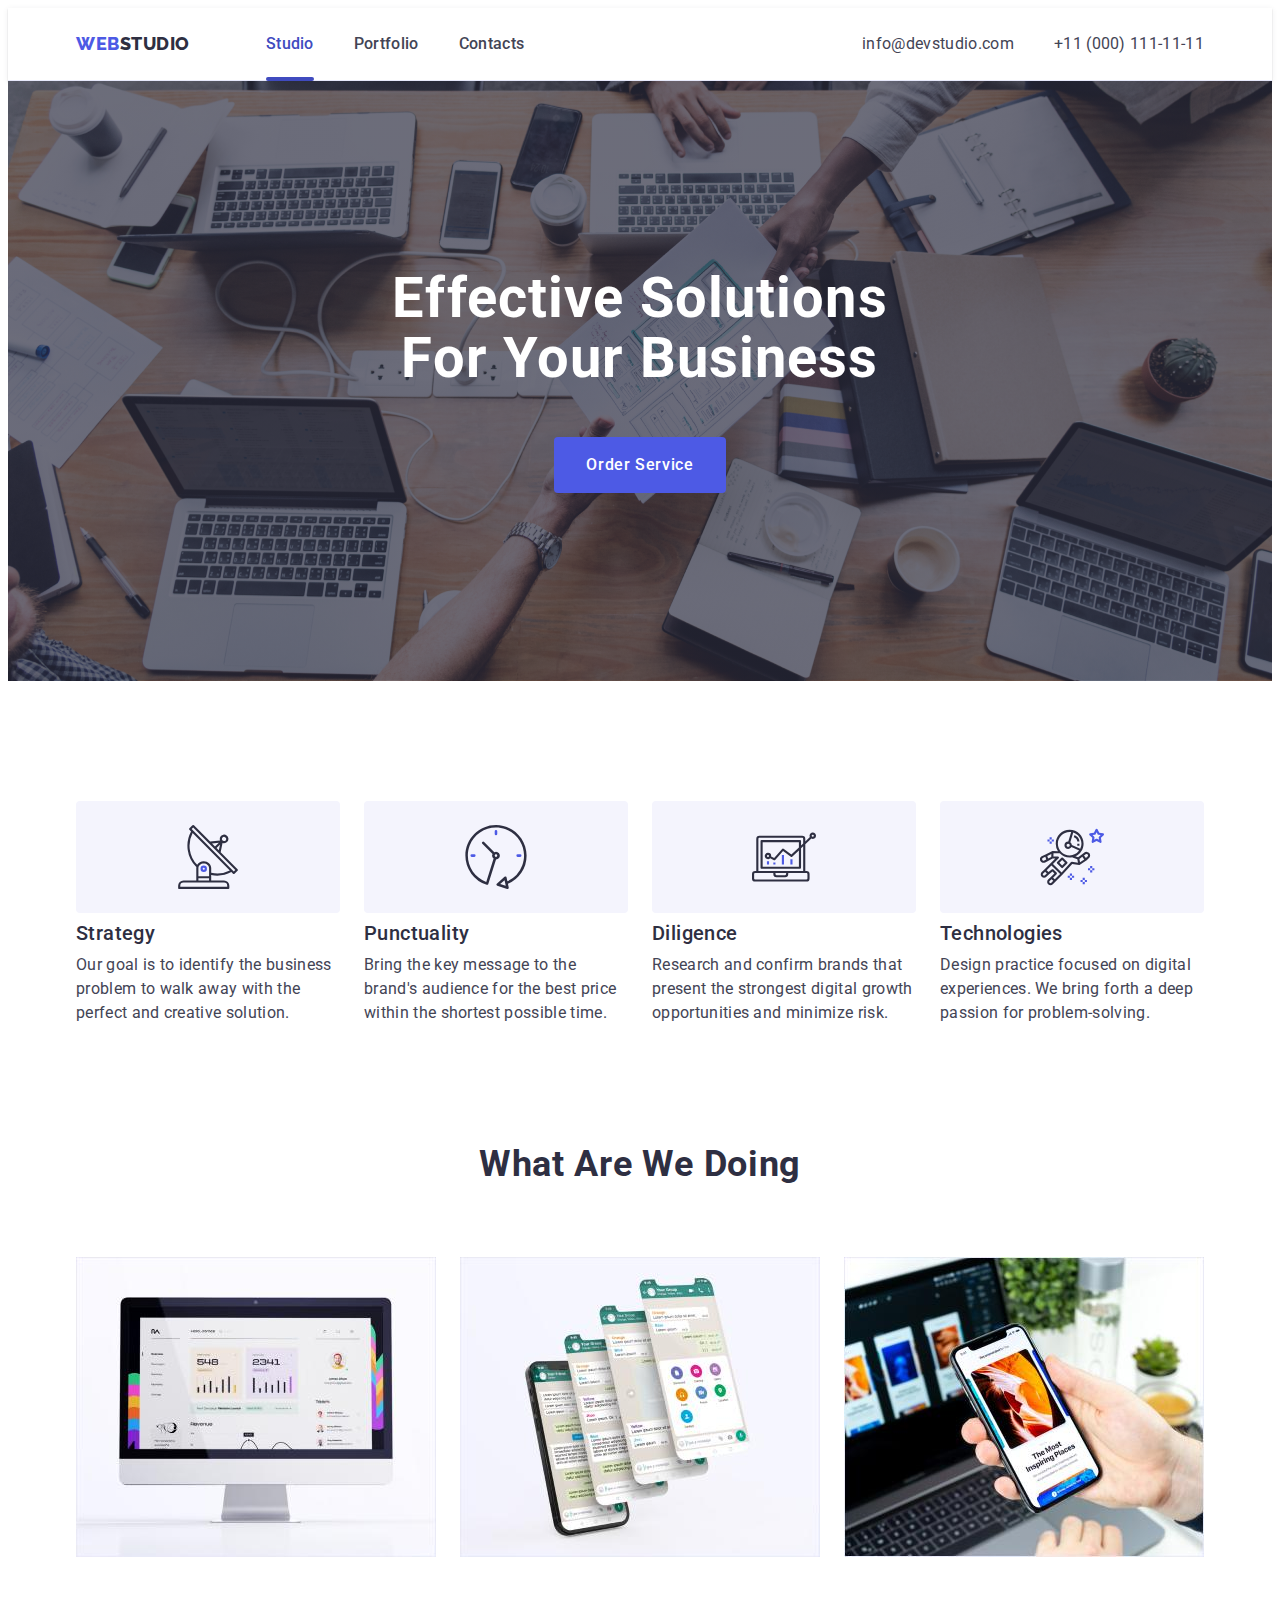
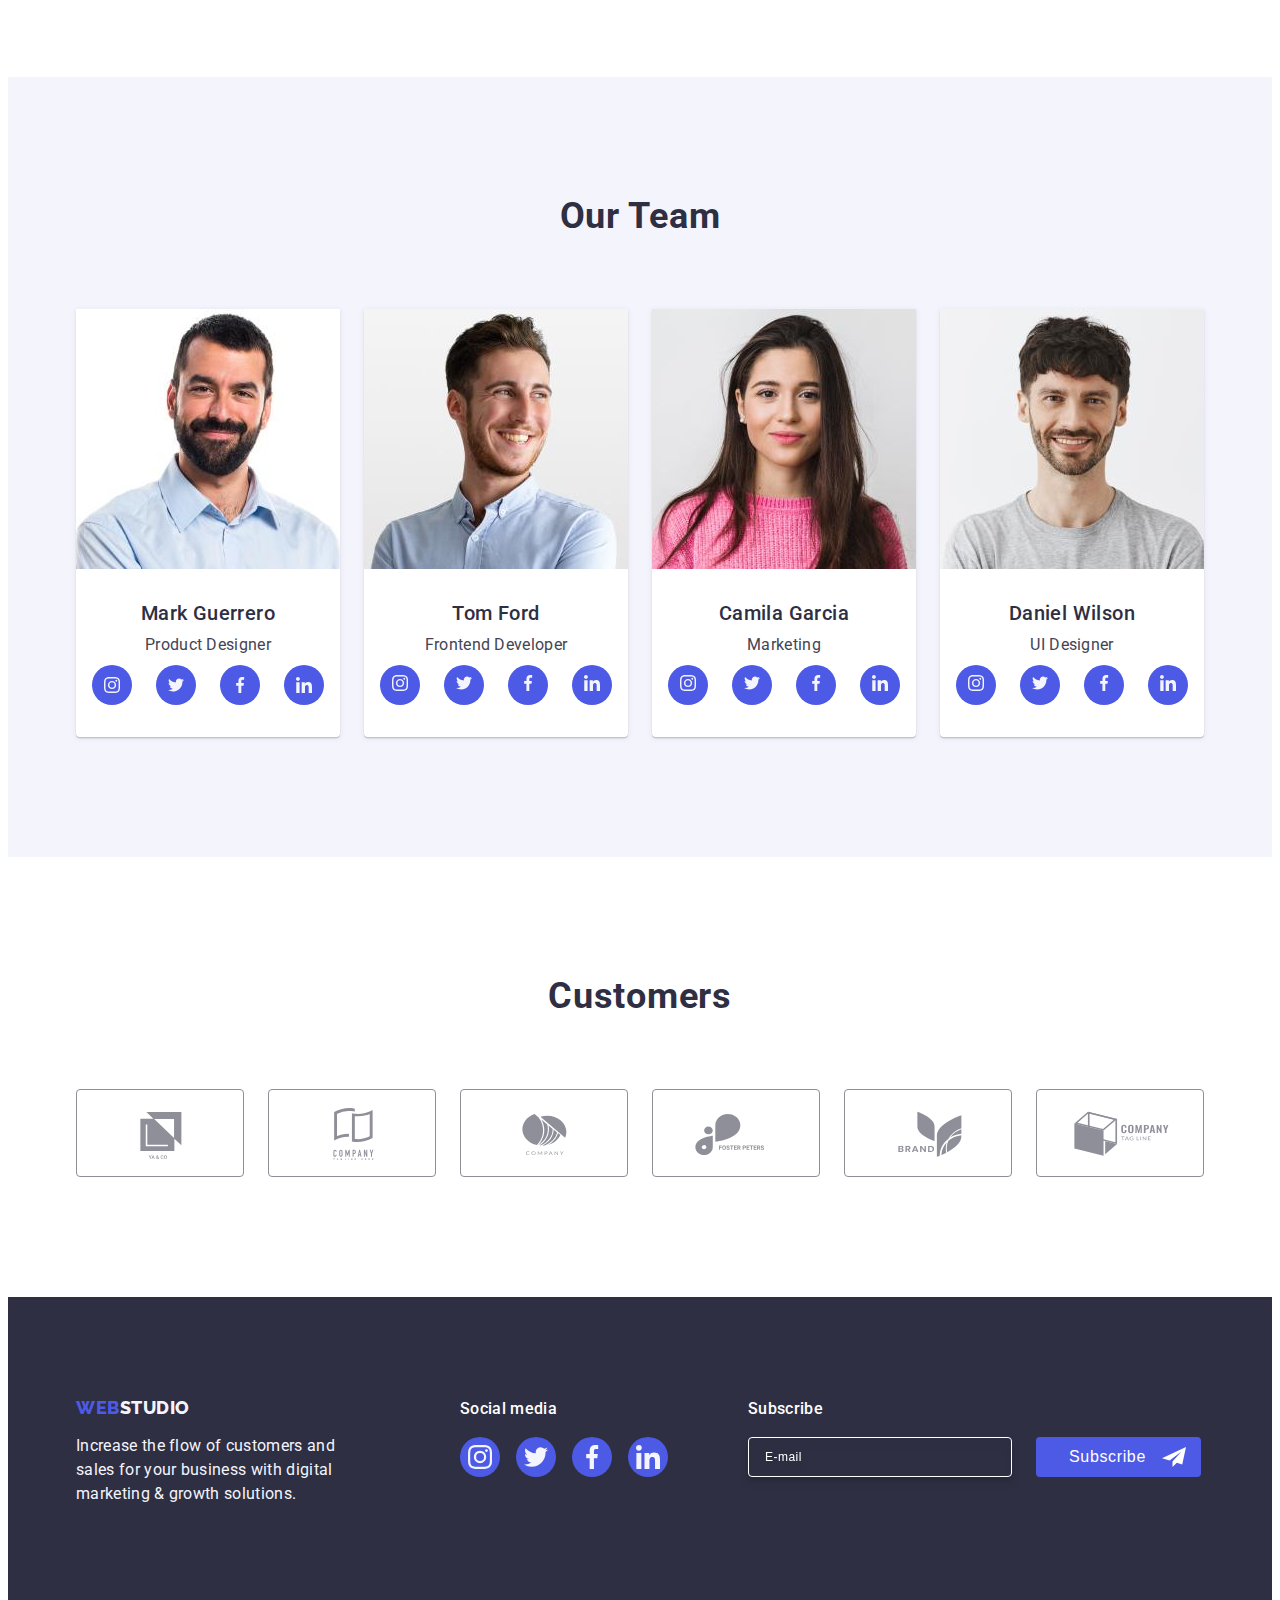
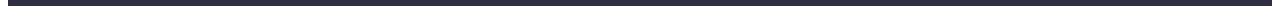
<file: index.html>
<!DOCTYPE html>
<html lang="en">
  <head>
    <meta charset="UTF-8" />
    <meta name="viewport" content="width=device-width, initial-scale=1.0" />
    <title>Studio</title>
    <link rel="preconnect" href="https://fonts.googleapis.com" />
    <link rel="preconnect" href="https://fonts.gstatic.com" crossorigin />
    <link
      href="https://fonts.googleapis.com/css2?family=Raleway:wght@800&family=Roboto:wght@400;500;700;900&display=swap"
      rel="stylesheet"
    />
    <link
      rel="stylesheet"
      href="https://cdnjs.cloudflare.com/ajax/libs/modern-normalize/2.0.0/modern-normalize.min.css"
      integrity="sha512-4xo8blKMVCiXpTaLzQSLSw3KFOVPWhm/TRtuPVc4WG6kUgjH6J03IBuG7JZPkcWMxJ5huwaBpOpnwYElP/m6wg=="
      crossorigin="anonymous"
      referrerpolicy="no-referrer"
    />
    <link rel="stylesheet" href="./css/styles.css" />
  </head>
  <body>
    <header class="header">
      <div class="header-container container">
        <nav class="header-nav">
          <a href="./index.html" class="header-logo link"
            >Web<span class="header-logo-color">Studio</span></a
          >
          <ul class="header-list list">
            <li class="header-item">
              <a href="./index.html" class="header-item-nav current link"
                >Studio</a
              >
            </li>
            <li class="header-item">
              <a href="./portfolio.html" class="header-item-nav link"
                >Portfolio</a
              >
            </li>
            <li class="header-item">
              <a href="" class="header-item-nav link">Contacts</a>
            </li>
          </ul>
        </nav>
        <address class="header-adress">
          <ul class="header-items list">
            <li class="header-list-adress">
              <a
                href="mailto:info@devstudio.com"
                class="header-item-address link"
                >info@devstudio.com</a
              >
            </li>
            <li class="header-list-adress">
              <a href="tel:+110001111111" class="header-item-address link"
                >+11 (000) 111-11-11</a
              >
            </li>
          </ul>
        </address>
      </div>
    </header>
    <main>
      <section class="service-order">
        <div class="container">
          <h1 class="solutions">Effective Solutions for Your Business</h1>
          <button class="service-btn" type="button" data-modal-open>
            Order Service
          </button>
        </div>
      </section>
      <section class="feature">
        <div class="container">
          <h2 class="visually-hidden">Feature</h2>
          <ul class="feature-links list">
            <li class="feature-list">
              <div class="feature-container-top">
                <svg class="feature-container-icon" width="64" height="64">
                  <use href="./images/icons.svg#icon-antenna-1"></use>
                </svg>
              </div>
              <h3 class="feature-item">Strategy</h3>
              <p class="feature-text">
                Our goal is to identify the business problem to walk away with
                the perfect and creative solution.
              </p>
            </li>
            <li class="feature-list">
              <div class="feature-container-top">
                <svg class="feature-container-icon" width="64" height="64">
                  <use href="./images/icons.svg#icon-clock-1"></use>
                </svg>
              </div>
              <h3 class="feature-item">Punctuality</h3>
              <p class="feature-text">
                Bring the key message to the brand's audience for the best price
                within the shortest possible time.
              </p>
            </li>
            <li class="feature-list">
              <div class="feature-container-top">
                <svg class="feature-container-icon" width="64" height="64">
                  <use href="./images/icons.svg#icon-diagram-1"></use>
                </svg>
              </div>
              <h3 class="feature-item">Diligence</h3>
              <p class="feature-text">
                Research and confirm brands that present the strongest digital
                growth opportunities and minimize risk.
              </p>
            </li>
            <li class="feature-list">
              <div class="feature-container-top">
                <svg class="feature-container-icon" width="64" height="64">
                  <use href="./images/icons.svg#icon-astronaut-1"></use>
                </svg>
              </div>
              <h3 class="feature-item">Technologies</h3>
              <p class="feature-text">
                Design practice focused on digital experiences. We bring forth a
                deep passion for problem-solving.
              </p>
            </li>
          </ul>
        </div>
      </section>
      <section class="choice">
        <div class="container">
          <h2 class="choice-item">What are we doing</h2>
          <ul class="choice-link list">
            <li class="choice-list list">
              <img
                src="./images/monitor.jpg"
                alt="monitor"
                width="360"
                height="300"
              />
            </li>
            <li class="choice-list list">
              <img
                src="./images/phone.jpg"
                alt="phone"
                width="360"
                height="300"
              />
            </li>
            <li class="choice-list list">
              <img
                src="./images/phone2.jpg"
                alt="phone pc"
                width="360"
                height="300"
              />
            </li>
          </ul>
        </div>
      </section>
      <section class="team">
        <div class="container">
          <h2 class="team-main">Our Team</h2>
          <ul class="team-link list">
            <li class="team-list">
              <img
                src="./images/img1.jpg"
                alt="men1"
                width="264"
                height="260"
              />
              <div class="container-team">
                <h3 class="team-front">Mark Guerrero</h3>
                <p class="team-text">Product Designer</p>
                <ul class="team-social list">
                  <li class="team-social-item">
                    <a href="" class="icon-social">
                      <svg class="container-team-icon" width="16" height="16">
                        <use href="./images/icons.svg#icon-instagram-2"></use>
                      </svg>
                    </a>
                  </li>
                  <li class="team-social-item">
                    <a href="" class="icon-social">
                      <svg class="container-team-icon" width="16" height="16">
                        <use href="./images/icons.svg#icon-twitter-1"></use>
                      </svg>
                    </a>
                  </li>
                  <li class="team-social-item">
                    <a href="" class="icon-social">
                      <svg class="container-team-icon" width="16" height="16">
                        <use href="./images/icons.svg#icon-facebook-1"></use>
                      </svg>
                    </a>
                  </li>
                  <li class="team-social-item">
                    <a href="" class="icon-social">
                      <svg class="container-team-icon" width="16" height="16">
                        <use href="./images/icons.svg#icon-linkedin-1"></use>
                      </svg>
                    </a>
                  </li>
                </ul>
              </div>
            </li>
            <li class="team-list">
              <img
                src="./images/img2.jpg"
                alt="men2"
                width="264"
                height="260"
              />
              <div class="container-team">
                <h3 class="team-front">Tom Ford</h3>
                <p class="team-text">Frontend Developer</p>
                <ul class="team-social list">
                  <li class="team-social-item">
                    <a href="" class="icon-social">
                      <div class="container-team-top">
                        <svg class="container-team-icon" width="16" height="16">
                          <use href="./images/icons.svg#icon-instagram-2"></use>
                        </svg>
                      </div>
                    </a>
                  </li>
                  <li class="team-social-item">
                    <a href="" class="icon-social">
                      <div class="container-team-top">
                        <svg class="container-team-icon" width="16" height="16">
                          <use href="./images/icons.svg#icon-twitter-1"></use>
                        </svg>
                      </div>
                    </a>
                  </li>
                  <li class="team-social-item">
                    <a href="" class="icon-social">
                      <div class="container-team-top">
                        <svg class="container-team-icon" width="16" height="16">
                          <use href="./images/icons.svg#icon-facebook-1"></use>
                        </svg>
                      </div>
                    </a>
                  </li>
                  <li class="team-social-item">
                    <a href="" class="icon-social">
                      <div class="container-team-top">
                        <svg class="container-team-icon" width="16" height="16">
                          <use href="./images/icons.svg#icon-linkedin-1"></use>
                        </svg>
                      </div>
                    </a>
                  </li>
                </ul>
              </div>
            </li>
            <li class="team-list">
              <img
                src="./images/img3.jpg"
                alt="women"
                width="264"
                height="260"
              />
              <div class="container-team">
                <h3 class="team-front">Camila Garcia</h3>
                <p class="team-text">Marketing</p>
                <ul class="team-social list">
                  <li class="team-social-item">
                    <a href="" class="icon-social">
                      <div class="container-team-top">
                        <svg class="container-team-icon" width="16" height="16">
                          <use href="./images/icons.svg#icon-instagram-2"></use>
                        </svg>
                      </div>
                    </a>
                  </li>
                  <li class="team-social-item">
                    <a href="" class="icon-social">
                      <div class="container-team-top">
                        <svg class="container-team-icon" width="16" height="16">
                          <use href="./images/icons.svg#icon-twitter-1"></use>
                        </svg>
                      </div>
                    </a>
                  </li>
                  <li class="team-social-item">
                    <a href="" class="icon-social">
                      <div class="container-team-top">
                        <svg class="container-team-icon" width="16" height="16">
                          <use href="./images/icons.svg#icon-facebook-1"></use>
                        </svg>
                      </div>
                    </a>
                  </li>
                  <li class="team-social-item">
                    <a href="" class="icon-social">
                      <div class="container-team-top">
                        <svg class="container-team-icon" width="16" height="16">
                          <use href="./images/icons.svg#icon-linkedin-1"></use>
                        </svg>
                      </div>
                    </a>
                  </li>
                </ul>
              </div>
            </li>
            <li class="team-list">
              <img
                src="./images/img4.jpg"
                alt="men3"
                width="264"
                height="260"
              />
              <div class="container-team">
                <h3 class="team-front">Daniel Wilson</h3>
                <p class="team-text">UI Designer</p>
                <ul class="team-social list">
                  <li class="team-social-item">
                    <a href="" class="icon-social">
                      <div class="container-team-top">
                        <svg class="container-team-icon" width="16" height="16">
                          <use href="./images/icons.svg#icon-instagram-2"></use>
                        </svg>
                      </div>
                    </a>
                  </li>
                  <li class="team-social-item">
                    <a href="" class="icon-social">
                      <div class="container-team-top">
                        <svg class="container-team-icon" width="16" height="16">
                          <use href="./images/icons.svg#icon-twitter-1"></use>
                        </svg>
                      </div>
                    </a>
                  </li>
                  <li class="team-social-item">
                    <a href="" class="icon-social">
                      <div class="container-team-top">
                        <svg class="container-team-icon" width="16" height="16">
                          <use href="./images/icons.svg#icon-facebook-1"></use>
                        </svg>
                      </div>
                    </a>
                  </li>
                  <li class="team-social-item">
                    <a href="" class="icon-social">
                      <div class="container-team-top">
                        <svg class="container-team-icon" width="16" height="16">
                          <use href="./images/icons.svg#icon-linkedin-1"></use>
                        </svg>
                      </div>
                    </a>
                  </li>
                </ul>
              </div>
            </li>
          </ul>
        </div>
      </section>
      <section class="clients">
        <div class="container">
          <h2 class="clients-main">Customers</h2>
          <ul class="clients-main-list list">
            <li class="clients-main-item">
              <a href="" class="clients-main-top">
                <svg class="clients-main-icon" width="104" height="56">
                  <use href="./images/icons.svg#icon-Logo1"></use>
                </svg>
              </a>
            </li>
            <li class="clients-main-item">
              <a href="" class="clients-main-top">
                <svg class="clients-main-icon" width="104" height="56">
                  <use href="./images/icons.svg#icon-Logo2"></use>
                </svg>
              </a>
            </li>
            <li class="clients-main-item">
              <a href="" class="clients-main-top">
                <svg class="clients-main-icon" width="104" height="56">
                  <use href="./images/icons.svg#icon-Logo3"></use>
                </svg>
              </a>
            </li>
            <li class="clients-main-item">
              <a href="" class="clients-main-top">
                <svg class="clients-main-icon" width="104" height="56">
                  <use href="./images/icons.svg#icon-Logo4"></use>
                </svg>
              </a>
            </li>
            <li class="clients-main-item">
              <a href="" class="clients-main-top">
                <svg class="clients-main-icon" width="104" height="56">
                  <use href="./images/icons.svg#icon-Logo5"></use>
                </svg>
              </a>
            </li>
            <li class="clients-main-item">
              <a href="" class="clients-main-top">
                <svg class="clients-main-icon" width="104" height="56">
                  <use href="./images/icons.svg#icon-Logo6"></use>
                </svg>
              </a>
            </li>
          </ul>
        </div>
      </section>
    </main>
    <footer class="page-footer">
      <div class="container footer-container">
        <div class="container-webstudio">
          <a href="./index.html" class="footer-logo link"
            >Web<span class="footer-logo-color">Studio</span>
          </a>
          <p class="footer-text">
            Increase the flow of customers and sales for your business with
            digital marketing & growth solutions.
          </p>
        </div>
        <div class="container-social-icon">
          <p class="social">Social media</p>
          <ul class="social-list list">
            <li class="social-item">
              <a href="" class="footer-icons">
                <svg class="social-icon" width="24" height="24">
                  <use href="./images/icons.svg#icon-instagram-footer"></use>
                </svg>
              </a>
            </li>
            <li class="social-item">
              <a href="" class="footer-icons">
                <svg class="social-icon" width="24" height="24">
                  <use href="./images/icons.svg#icon-twitter--footer"></use>
                </svg>
              </a>
            </li>
            <li class="social-item">
              <a href="" class="footer-icons">
                <svg class="social-icon" width="24" height="24">
                  <use href="./images/icons.svg#icon-facebook-footer"></use>
                </svg>
              </a>
            </li>
            <li class="social-item">
              <a href="" class="footer-icons">
                <svg class="social-icon" width="24" height="24">
                  <use href="./images/icons.svg#icon-linkedin-footer"></use>
                </svg>
              </a>
            </li>
          </ul>
        </div>
        <div class="container-subscribe">
          <p class="subscribe">Subscribe</p>
          <form class="footer-form">
            <label aria-label="footer email input" class="subscribe-label">
              <input
                type="email"
                name="footer-mail"
                class="footer-input"
                placeholder="E-mail"
              />
            </label>
            <button class="subscribe-btn" type="submit">
              Subscribe
              <svg class="subscribe-icon" width="24" height="24">
                <use href="./images/icons.svg#icon-footer-telegram"></use>
              </svg>
            </button>
          </form>
        </div>
      </div>
    </footer>
    <div class="backdrop is-hidden" data-modal>
      <div class="modal">
        <button class="modal-close-btn" type="button" data-modal-close>
          <svg class="modal-open" width="8" height="8">
            <use href="./images/icons.svg#icon-close-black-18dp"></use>
          </svg>
        </button>
        <p class="modal-title title">
          Leave your contacts and we will call you back
        </p>
        <form class="modal-form">
          <div class="modal-field">
            <label for="user-name" class="modal-label">Name</label>
            <div class="modal-input-wrap">
              <input
                type="text"
                class="modal-input"
                name="user-name"
                id="user-name"
              />
              <svg class="modal-icon" width="18" height="24">
                <use href="./images/icons.svg#icon-person"></use>
              </svg>
            </div>
          </div>
          <div class="modal-field">
            <label for="user-phone" class="modal-label">Phone</label>
            <div class="modal-input-wrap">
              <input
                type="text"
                class="modal-input"
                name="user-phone"
                id="user-phone"
              />
              <svg class="modal-icon" width="18" height="24">
                <use href="./images/icons.svg#icon-phone"></use>
              </svg>
            </div>
          </div>
          <div class="modal-field">
            <label for="user-email" class="modal-label">Email</label>
            <div class="modal-input-wrap">
              <input
                type="text"
                class="modal-input"
                name="user-email"
                id="user-email"
              />
              <svg class="modal-icon" width="18" height="24">
                <use href="./images/icons.svg#icon-email"></use>
              </svg>
            </div>
          </div>
          <div class="modal-com">
            <label for="user-comment" class="modal-label">Comment</label
            ><textarea
              name="user-comment"
              id="user-comment"
              class="modal-comment"
              placeholder="Text input"
            ></textarea>
          </div>
          <div class="modal-checkbox">
            <input
              type="checkbox"
              id="user-privacy"
              name="user-privacy"
              value="true"
              class="modal-check visually-hidden"
            />
            <label for="user-privacy" class="modal-check-text">
              <span class="check-span">
                <svg class="check-icon" width="10" height="8">
                  <use href="./images/icons.svg#icon-Checkbox-2"></use>
                </svg>
              </span>
              I accept the terms and conditions of the
              <a href="" class="modal-check-link">Privacy Policy</a></label
            >
          </div>
          <button type="submit" class="modal-btn">Send</button>
        </form>
      </div>
    </div>
    <script src="./js/modal.js"></script>
  </body>
</html>
</file>
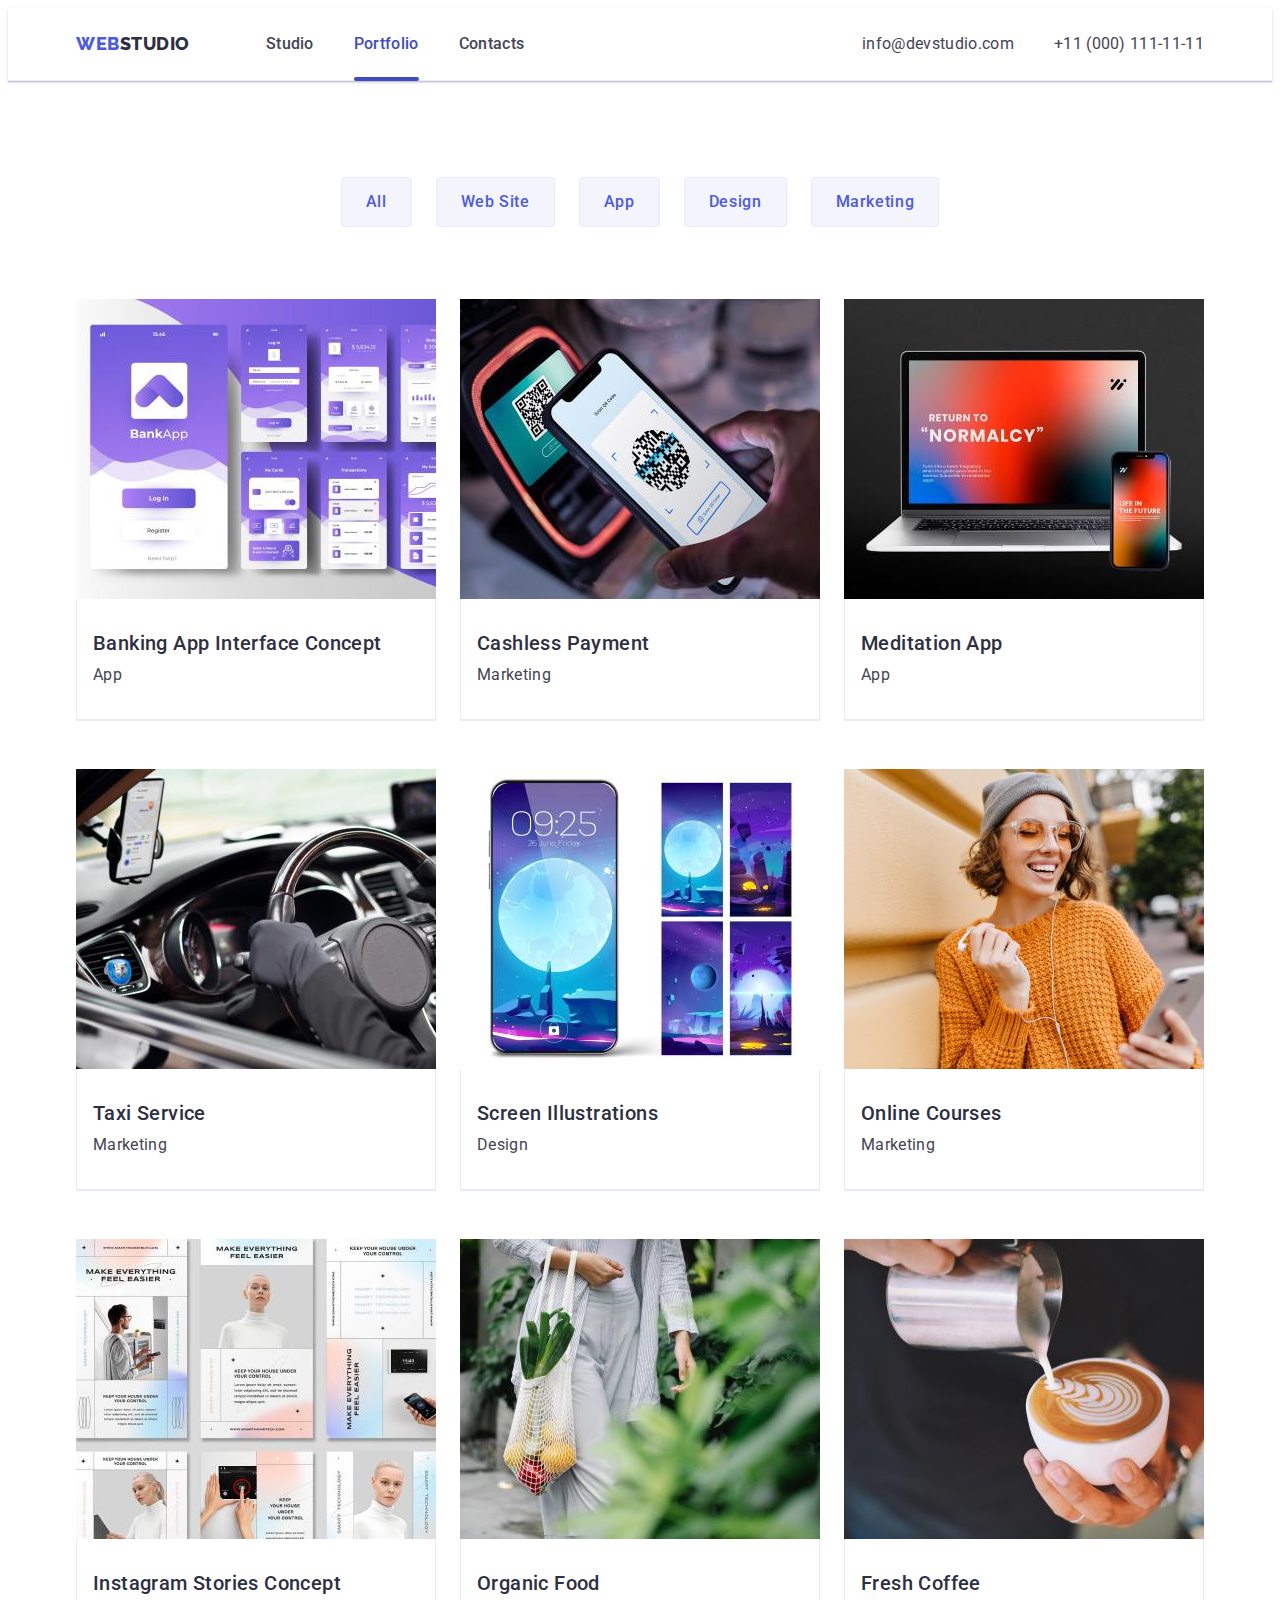
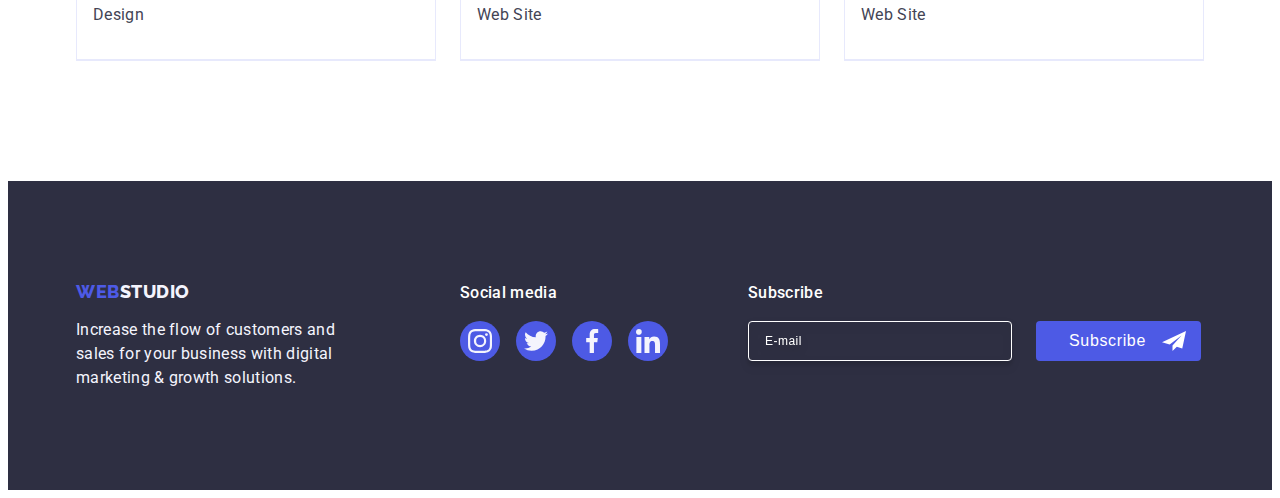
<file: portfolio.html>
<!DOCTYPE html>
<html lang="en">
  <head>
    <meta charset="UTF-8" />
    <meta name="viewport" content="width=device-width, initial-scale=1.0" />
    <title>Portfolio</title>
    <link rel="preconnect" href="https://fonts.googleapis.com" />
    <link rel="preconnect" href="https://fonts.gstatic.com" crossorigin />
    <link
      href="https://fonts.googleapis.com/css2?family=Raleway:wght@800&family=Roboto:wght@400;500;700;900&display=swap"
      rel="stylesheet"
    />
    <link
      rel="stylesheet"
      href="https://cdnjs.cloudflare.com/ajax/libs/modern-normalize/2.0.0/modern-normalize.min.css"
      integrity="sha512-4xo8blKMVCiXpTaLzQSLSw3KFOVPWhm/TRtuPVc4WG6kUgjH6J03IBuG7JZPkcWMxJ5huwaBpOpnwYElP/m6wg=="
      crossorigin="anonymous"
      referrerpolicy="no-referrer"
    />
    <link rel="stylesheet" href="./css/styles.css" />
  </head>
  <body>
    <header class="header">
      <div class="header-container container">
        <nav class="header-nav">
          <a href="./portfolio.html" class="header-logo link"
            >Web<span class="header-logo-color">Studio</span></a
          >
          <ul class="header-list list">
            <li class="header-item">
              <a href="./index.html" class="header-item-nav link">Studio</a>
            </li>
            <li class="header-item">
              <a href="./portfolio.html" class="header-item-nav current link"
                >Portfolio</a
              >
            </li>
            <li class="header-item">
              <a href="" class="header-item-nav link">Contacts</a>
            </li>
          </ul>
        </nav>
        <address class="header-adress">
          <ul class="header-items list">
            <li class="header-list-adress">
              <a
                href="mailto:info@devstudio.com"
                class="header-item-address link"
                >info@devstudio.com</a
              >
            </li>
            <li class="header-list-adress">
              <a href="tel:+110001111111" class="header-item-address link"
                >+11 (000) 111-11-11</a
              >
            </li>
          </ul>
        </address>
      </div>
    </header>
    <main>
      <section class="service">
        <div class="container">
          <h1 class="visually-hidden">service</h1>
          <ul class="service-links-list list">
            <li><button class="service-button" type="button">All</button></li>
            <li>
              <button class="service-button" type="button">Web Site</button>
            </li>
            <li><button class="service-button" type="button">App</button></li>
            <li>
              <button class="service-button" type="button">Design</button>
            </li>
            <li>
              <button class="service-button" type="button">Marketing</button>
            </li>
          </ul>
          <ul class="service-card-list list">
            <li class="service-item">
              <a class="service-link-text link" href="">
                <div class="container-cover-wrap">
                  <img
                    class="concept"
                    src="./images/img11.jpg"
                    alt="banking"
                    width="360"
                    height="300"
                  />
                  <p class="cover-text">
                    14 Stylish and User-Friendly App Design Concepts · Task
                    Manager App · Calorie Tracker App · Exotic Fruit Ecommerce
                    App · Cloud Storage App
                  </p>
                </div>
                <div class="container-service-menu">
                  <h2 class="service-title">Banking App Interface Concept</h2>
                  <p class="service-link">App</p>
                </div>
              </a>
            </li>
            <li class="service-item">
              <a class="service-link-text link" href="">
                <div class="container-cover-wrap">
                  <img
                    class="concept"
                    src="./images/img12.jpg"
                    alt="banking"
                    width="360"
                    height="300"
                  />
                  <p class="cover-text">
                    14 Stylish and User-Friendly App Design Concepts · Task
                    Manager App · Calorie Tracker App · Exotic Fruit Ecommerce
                    App · Cloud Storage App
                  </p>
                </div>
                <div class="container-service-menu">
                  <h2 class="service-title">Cashless Payment</h2>
                  <p class="service-link">Marketing</p>
                </div>
              </a>
            </li>
            <li class="service-item">
              <a class="service-link-text link" href="">
                <div class="container-cover-wrap">
                  <img
                    class="concept"
                    src="./images/img13.jpg"
                    alt="banking"
                    width="360"
                    height="300"
                  />
                  <p class="cover-text">
                    14 Stylish and User-Friendly App Design Concepts · Task
                    Manager App · Calorie Tracker App · Exotic Fruit Ecommerce
                    App · Cloud Storage App
                  </p>
                </div>
                <div class="container-service-menu">
                  <h2 class="service-title">Meditation App</h2>
                  <p class="service-link">App</p>
                </div>
              </a>
            </li>
            <li class="service-item">
              <a class="service-link-text link" href="">
                <div class="container-cover-wrap">
                  <img
                    class="concept"
                    src="./images/img14.jpg"
                    alt="banking"
                    width="360"
                    height="300"
                  />
                  <p class="cover-text">
                    14 Stylish and User-Friendly App Design Concepts · Task
                    Manager App · Calorie Tracker App · Exotic Fruit Ecommerce
                    App · Cloud Storage App
                  </p>
                </div>
                <div class="container-service-menu">
                  <h2 class="service-title">Taxi Service</h2>
                  <p class="service-link">Marketing</p>
                </div>
              </a>
            </li>
            <li class="service-item">
              <a class="service-link-text link" href="">
                <div class="container-cover-wrap">
                  <img
                    class="concept"
                    src="./images/img15.jpg"
                    alt="banking"
                    width="360"
                    height="300"
                  />
                  <p class="cover-text">
                    14 Stylish and User-Friendly App Design Concepts · Task
                    Manager App · Calorie Tracker App · Exotic Fruit Ecommerce
                    App · Cloud Storage App
                  </p>
                </div>
                <div class="container-service-menu">
                  <h2 class="service-title">Screen Illustrations</h2>
                  <p class="service-link">Design</p>
                </div>
              </a>
            </li>
            <li class="service-item">
              <a class="service-link-text link" href="">
                <div class="container-cover-wrap">
                  <img
                    class="concept"
                    src="./images/img16.jpg"
                    alt="banking"
                    width="360"
                    height="300"
                  />
                  <p class="cover-text">
                    14 Stylish and User-Friendly App Design Concepts · Task
                    Manager App · Calorie Tracker App · Exotic Fruit Ecommerce
                    App · Cloud Storage App
                  </p>
                </div>
                <div class="container-service-menu">
                  <h2 class="service-title">Online Courses</h2>
                  <p class="service-link">Marketing</p>
                </div>
              </a>
            </li>
            <li class="service-item">
              <a class="service-link-text link" href="">
                <div class="container-cover-wrap">
                  <img
                    class="concept"
                    src="./images/img17.jpg"
                    alt="banking"
                    width="360"
                    height="300"
                  />
                  <p class="cover-text">
                    14 Stylish and User-Friendly App Design Concepts · Task
                    Manager App · Calorie Tracker App · Exotic Fruit Ecommerce
                    App · Cloud Storage App
                  </p>
                </div>
                <div class="container-service-menu">
                  <h2 class="service-title">Instagram Stories Concept</h2>
                  <p class="service-link">Design</p>
                </div>
              </a>
            </li>
            <li class="service-item">
              <a class="service-link-text link" href="">
                <div class="container-cover-wrap">
                  <img
                    class="concept"
                    src="./images/img18.jpg"
                    alt="banking"
                    width="360"
                    height="300"
                  />
                  <p class="cover-text">
                    14 Stylish and User-Friendly App Design Concepts · Task
                    Manager App · Calorie Tracker App · Exotic Fruit Ecommerce
                    App · Cloud Storage App
                  </p>
                </div>
                <div class="container-service-menu">
                  <h2 class="service-title">Organic Food</h2>
                  <p class="service-link">Web Site</p>
                </div>
              </a>
            </li>
            <li class="service-item">
              <a class="service-link-text link" href="">
                <div class="container-cover-wrap">
                  <img
                    class="concept"
                    src="./images/img19.jpg"
                    alt="banking"
                    width="360"
                    height="300"
                  />
                  <p class="cover-text">
                    14 Stylish and User-Friendly App Design Concepts · Task
                    Manager App · Calorie Tracker App · Exotic Fruit Ecommerce
                    App · Cloud Storage App
                  </p>
                </div>
                <div class="container-service-menu">
                  <h2 class="service-title">Fresh Coffee</h2>
                  <p class="service-link">Web Site</p>
                </div>
              </a>
            </li>
          </ul>
        </div>
      </section>
    </main>
    <footer class="page-footer">
      <div class="container footer-container">
        <div class="container-webstudio">
          <a href="./index.html" class="footer-logo link"
            >Web<span class="footer-logo-color">Studio</span>
          </a>
          <p class="footer-text">
            Increase the flow of customers and sales for your business with
            digital marketing & growth solutions.
          </p>
        </div>
        <div class="container-social-icon">
          <p class="social">Social media</p>
          <ul class="social-list list">
            <li class="social-item">
              <a href="" class="footer-icons">
                <svg class="social-icon" width="24" height="24">
                  <use href="./images/icons.svg#icon-instagram-footer"></use>
                </svg>
              </a>
            </li>
            <li class="social-item">
              <a href="" class="footer-icons">
                <svg class="social-icon" width="24" height="24">
                  <use href="./images/icons.svg#icon-twitter--footer"></use>
                </svg>
              </a>
            </li>
            <li class="social-item">
              <a href="" class="footer-icons">
                <svg class="social-icon" width="24" height="24">
                  <use href="./images/icons.svg#icon-facebook-footer"></use>
                </svg>
              </a>
            </li>
            <li class="social-item">
              <a href="" class="footer-icons">
                <svg class="social-icon" width="24" height="24">
                  <use href="./images/icons.svg#icon-linkedin-footer"></use>
                </svg>
              </a>
            </li>
          </ul>
        </div>
        <div class="container-subscribe">
          <p class="subscribe">Subscribe</p>
          <form class="footer-form">
            <label aria-label="footer email input" class="subscribe-label">
              <input
                type="email"
                name="footer-mail"
                class="footer-input"
                placeholder="E-mail"
              />
            </label>
            <button class="subscribe-btn" type="submit">
              Subscribe
              <svg class="subscribe-icon" width="24" height="24">
                <use href="./images/icons.svg#icon-footer-telegram"></use>
              </svg>
            </button>
          </form>
        </div>
      </div>
    </footer>
  </body>
</html>
</file>
<file: css/styles.css>
:root {
  --primary-font: Roboto, sans-serif;
  --logo-font: Raleway, sans-serif;
  --slate: #434455;
  --navyblue: #2e2f42;
  --white: #ffffff;
  --iris: #4d5ae5;
  --cloud: #f4f4fd;
  --ocean: #404bbf;
  --cornflower: #e7e9fc;
}

/*--------------COMPONENTS STYLE-----------*/
* {
  box-sizing: border-box;
}

.container {
  max-width: 1158px;
  padding: 0 15px;
  margin: 0 auto;
}

img {
  display: block;
  max-width: 100%;
  height: auto;
}

/*--------------RESET STYLE---------------*/
h1,
h2,
h3,
h4,
h5,
h6,
p {
  margin-top: 0;
  margin-bottom: 0;
}

ul,
ol {
  padding-left: 0;
  margin-top: 0;
  margin-bottom: 0;
}

.visually-hidden {
  position: absolute;
  width: 1px;
  height: 1px;
  margin: -1px;
  border: 0;
  padding: 0;
  white-space: nowrap;
  clip-path: inset(100%);
  clip: rect(0 0 0 0);
  overflow: hidden;
}

/*----------------BODY--------------------*/
body {
  font-family: Roboto, sans-serif;
  color: #434455;
  background-color: var(--white, #fff);
}

a {
  text-decoration: none;
}

.list {
  list-style: none;
}

/*----------------HEADER STYLE------------*/
.header {
  border-bottom: 1px solid var(--cornflower, #e7e9fc);
  box-shadow: 0px 2px 1px rgba(46, 47, 66, 0.08),
    0px 1px 1px rgba(46, 47, 66, 0.16), 0px 1px 6px rgba(46, 47, 66, 0.08);
}

/*------------------HEADER----------------*/
.header-logo {
  color: #4d5ae5;
  font-family: Raleway, sans-serif;
  font-size: 18px;
  font-weight: 800;
  line-height: 1.17;
  letter-spacing: 0.03em;
  text-transform: uppercase;
  margin-right: 76px;
}

.header-logo-color {
  color: #2e2f42;
}

.header-list {
  display: flex;
  gap: 40px;
}

.header-items {
  display: flex;
  gap: 40px;
}

.header-nav {
  display: flex;
  align-items: center;
}

.header-container {
  display: flex;
  align-items: center;
}

.header-adress {
  margin-left: auto;
}

.header-item-nav {
  color: #2e2f42;
  font-size: 16px;
  font-weight: 500;
  line-height: 1.5;
  letter-spacing: 0.02em;
  display: block;
  padding: 24px 0;
  position: relative;
  color: var(--color-navyblue);
  transition: color 250ms cubic-bezier(0.4, 0, 0.2, 1);
}

.current {
  color: #404bbf;
  transition: color 250ms cubic-bezier(0.4, 0, 0.2, 1);
}

.current::after {
  content: "";
  width: 100%;
  height: 4px;
  bottom: -1px;
  left: 0;
  position: absolute;
  border-radius: 2px;
  background-color: var(--ocean, #404bbf);
}

.current:hover,
.current:focus {
  color: #404bbf;
}

.header-item-nav:hover,
.header-item-nav:focus {
  color: #404bbf;
}

address {
  font-style: normal;
}

.header-item-address {
  color: #434455;
  font-style: normal;
  font-size: 16px;
  font-weight: 400;
  line-height: 1.5;
  letter-spacing: 0.02em;
  transition: color 250ms cubic-bezier(0.4, 0, 0.2, 1);
}

.header-item-address:hover,
.header-item-address:focus {
  color: #404bbf;
}

/*-------------------MAIN------------------*/

/*-------------------STUDIO----------------*/
.solutions {
  color: #fff;
  text-align: center;
  font-family: Roboto;
  font-size: 56px;
  font-style: normal;
  font-weight: 700;
  line-height: 1.07;
  letter-spacing: 0.02em;
  text-transform: capitalize;
  max-width: 496px;
  margin: 0 auto;
}

.service-btn {
  color: #fff;
  background-color: #4d5ae5;
  font-family: inherit;
  font-size: 16px;
  font-weight: 500;
  line-height: 1.5;
  letter-spacing: 0.04em;
  cursor: pointer;
  display: block;
  margin: 0 auto;
  border: none;
  border-radius: 4px;
  padding: 16px 32px;
  margin-top: 48px;
  min-width: 169px;
  height: 56px;
  transition: background-color 250ms cubic-bezier(0.4, 0, 0.2, 1);
}

.service-btn:hover,
.service-btn:focus {
  background-color: #404bbf;
}

.service-order {
  background-color: #2e2f42;
  background-image: linear-gradient(
      rgba(46, 47, 66, 0.7),
      rgba(46, 47, 66, 0.7)
    ),
    url(../images/people-office.jpg);
  background-repeat: no-repeat;
  background-position: center;
  background-size: cover;
  padding: 188px 0;
  max-width: 1440px;
  margin: auto;
}

.feature {
  padding: 120px 0;
}

.feature-links {
  display: flex;
  gap: 24px;
}

.feature-list {
  width: calc((100% - 72px) / 4);
}

.feature-container-top {
  width: 264px;
  height: 112px;
  display: flex;
  align-items: center;
  justify-content: center;
  border-radius: 4px;
  background: var(--cloud, #f4f4fd);
  margin-bottom: 8px;
}

.feature-item {
  color: #2e2f42;
  font-size: 20px;
  font-weight: 500;
  line-height: 1.2;
  letter-spacing: 0.02em;
  margin-bottom: 8px;
  width: 264px;
}

.feature-text {
  color: #434455;
  font-size: 16px;
  font-weight: 400;
  line-height: 1.5;
  letter-spacing: 0.02em;
}

.choice {
  padding-bottom: 120px;
}

.choice-item {
  color: #2e2f42;
  text-align: center;
  font-size: 36px;
  font-weight: 700;
  line-height: 1.11;
  letter-spacing: 0.02em;
  text-transform: capitalize;
  margin-bottom: 72px;
}

.choice-link {
  display: flex;
  gap: 24px;
}

.choice-list {
  width: calc((100% - 48px) / 3);
}

.team {
  background-color: #f4f4fd;
  padding: 120px 0;
}

.container-team {
  padding: 32px 0;
}

.container-team-icon {
  fill: #f4f4fd;
}

.icon-social {
  width: 40px;
  height: 40px;
  display: flex;
  align-items: center;
  justify-content: center;
  border-radius: 50%;
  background: var(--iris, #4d5ae5);
  transition: background-color 250ms cubic-bezier(0.4, 0, 0.2, 1);
}

.icon-social:hover,
.icon-social:focus {
  background-color: #404bbf;
}

.team-social {
  display: flex;
  gap: 24px;
  justify-content: center;
  margin-top: 8px;
}

.team-main {
  color: #2e2f42;
  text-align: center;
  font-size: 36px;
  font-weight: 700;
  line-height: 1.11;
  letter-spacing: 0.02em;
  text-transform: capitalize;
  margin-bottom: 72px;
}

.team-link {
  display: flex;
  gap: 24px;
}

.team-list {
  background-color: #fff;
  width: calc((100% - 72px) / 4);
  border-radius: 0 0 4px 4px;
  box-shadow: 0px 2px 1px 0px rgba(46, 47, 66, 0.08),
    0px 1px 1px 0px rgba(46, 47, 66, 0.16),
    0px 1px 6px 0px rgba(46, 47, 66, 0.08);
}

.team-front {
  color: #2e2f42;
  font-size: 20px;
  font-weight: 500;
  line-height: 1.2;
  letter-spacing: 0.02em;
  text-align: center;
  margin-bottom: 8px;
}

.team-text {
  color: var(--slate, #434455);
  font-size: 16px;
  font-weight: 400;
  line-height: 1.5;
  letter-spacing: 0.02em;
  text-align: center;
}

.clients {
  padding: 120px 0;
}

.clients-main {
  font-size: 36px;
  font-weight: 700;
  line-height: 1.11;
  letter-spacing: 0.02em;
  text-transform: capitalize;
  color: var(--navyblue, #2e2f42);
  text-align: center;
  margin-bottom: 72px;
}

.clients-main-list {
  display: flex;
  gap: 24px;
}

.clients-main-item {
  width: calc((100% - 120px) / 6);
}

.clients-main-top {
  width: 168px;
  height: 88px;
  border-radius: 4px;
  border: 1px solid var(--lightslate, #8e8f99);
  display: flex;
  align-items: center;
  justify-content: center;
  transition: border-color 250ms cubic-bezier(0.4, 0, 0.2, 1),
    color 250ms cubic-bezier(0.4, 0, 0.2, 1);
  color: #8e8f99;
}

.clients-main-top:hover {
  color: #404bbf;
  border-color: #404bbf;
}
.clients-main-top:focus {
  color: #404bbf;
  border-color: #404bbf;
}

.clients-main-icon {
  fill: currentColor;
}

/*----------------PORTFOLIO---------------*/
.service {
  padding-top: 96px;
  padding-bottom: 120px;
}

.service-links-list {
  display: flex;
  justify-content: center;
  gap: 24px;
  margin-bottom: 72px;
}

.service-button {
  color: #4d5ae5;
  background-color: #f4f4fd;
  font-family: inherit;
  font-size: 16px;
  font-weight: 500;
  line-height: 1.5;
  letter-spacing: 0.04em;
  cursor: pointer;
  border: none;
  border-radius: 4px;
  padding: 12px 24px;
  border: 1px solid var(--cornflower, #e7e9fc);
  transition: color 250ms cubic-bezier(0.4, 0, 0.2, 1),
    background-color 250ms cubic-bezier(0.4, 0, 0.2, 1),
    border-color 250ms cubic-bezier(0.4, 0, 0.2, 1),
    box-shadow 250ms cubic-bezier(0.4, 0, 0.2, 1);
}

.service-button:hover,
.service-button:focus {
  color: #fff;
  background-color: #404bbf;
  border: 1px solid transparent;
  box-shadow: 0px 2px 2px 0px rgba(0, 0, 0, 0.12),
    0px 2px 1px 0px rgba(0, 0, 0, 0.08), 0px 3px 1px 0px rgba(0, 0, 0, 0.1);
}

.service-card-list {
  display: flex;
  flex-wrap: wrap;
  column-gap: 24px;
  row-gap: 48px;
}

.service-link-text {
  display: block;
  transition: box-shadow 250ms cubic-bezier(0.4, 0, 0.2, 1);
}

.service-link-text:hover {
  box-shadow: 0px 1px 6px rgba(46, 47, 66, 0.08),
    0px 1px 1px rgba(46, 47, 66, 0.16), 0px 2px 1px rgba(46, 47, 66, 0.08);
}
.service-link-text:focus {
  box-shadow: 0px 1px 6px rgba(46, 47, 66, 0.08),
    0px 1px 1px rgba(46, 47, 66, 0.16), 0px 2px 1px rgba(46, 47, 66, 0.08);
}

.container-cover-wrap {
  position: relative;
  overflow: hidden;
}

.cover-text {
  color: var(--cloud, #f4f4fd);
  font-size: 16px;
  line-height: 1.5;
  letter-spacing: 0.02em;
  position: absolute;
  display: flex;
  align-items: center;
  top: 0;
  padding: 40px 32px;
  background: var(--iris, #4d5ae5);
  height: 100%;
  width: 100%;
  transform: translateY(100%);
  transition: transform 250ms cubic-bezier(0.4, 0, 0.2, 1);
}

.service-link-text:hover .cover-text {
  transform: translateY(0%);
}

.service-link-text:focus .cover-text {
  transform: translateY(0%);
}

.container-service-menu {
  padding: 32px 16px;
  border: 1px solid #e7e9fc;
  border-top: none;
}

.service-item {
  width: calc((100% - 48px) / 3);
  border-bottom: 1px solid var(--cornflower, #e7e9fc);
  position: relative;
  display: block;
}

.service-item:hover {
  box-shadow: 0px 1px 6px rgba(46, 47, 66, 0.08),
    0px 1px 1px rgba(46, 47, 66, 0.16), 0px 2px 1px rgba(46, 47, 66, 0.08);
}

.service-item:focus {
  box-shadow: 0px 1px 6px rgba(46, 47, 66, 0.08),
    0px 1px 1px rgba(46, 47, 66, 0.16), 0px 2px 1px rgba(46, 47, 66, 0.08);
}

.service-item:hover .container-cover {
  transform: translateY(0);
  transition: transform 300ms linear;
}

.service-title {
  color: #2e2f42;
  font-size: 20px;
  font-weight: 500;
  line-height: 1.2;
  letter-spacing: 0.02em;
  margin-bottom: 8px;
}

.service-link {
  color: #434455;
  font-size: 16px;
  font-weight: 400;
  line-height: 1.5;
  letter-spacing: 0.02em;
}

/*-----------------FOOTER-------------------*/

.footer-logo {
  color: #4d5ae5;
  font-family: Raleway, sans-serif;
  font-size: 18px;
  font-weight: 800;
  line-height: 1.17;
  letter-spacing: 0.03em;
  text-transform: uppercase;
  display: inline-block;
  margin-bottom: 16px;
}

.footer-logo-color {
  color: #f4f4fd;
}

.footer-text {
  color: #f4f4fd;
  font-size: 16px;
  font-weight: 400;
  line-height: 1.5;
  letter-spacing: 0.02em;
  flex-wrap: wrap;
  display: flex;
  max-width: 264px;
}

.page-footer {
  background-color: #2e2f42;
  padding: 100px 0;
}

.footer-container {
  display: flex;
  align-items: baseline;
}

.container-webstudio {
  margin-right: 120px;
}

.social {
  font-size: 16px;
  font-weight: 500;
  line-height: 1.5;
  letter-spacing: 0.02em;
  color: #fff;
  margin-bottom: 16px;
}

.social-list {
  display: flex;
  gap: 16px;
}

.social-item {
  width: 40px;
  height: 40px;
}

.footer-icons {
  width: 40px;
  height: 40px;
  display: flex;
  align-items: center;
  justify-content: center;
  border-radius: 50%;
  background: var(--iris, #4d5ae5);
  transition: background-color 250ms cubic-bezier(0.4, 0, 0.2, 1);
}

.footer-icons:hover {
  background-color: #31d0aa;
}

.footer-icons:focus {
  background-color: #31d0aa;
}

.social-icon {
  fill: #f4f4fd;
}

.container-subscribe {
  position: relative;
  margin-left: 80px;
}

.subscribe {
  color: var(--white, #fff);
  font-size: 16px;
  font-weight: 500;
  line-height: 1.5;
  letter-spacing: 0.02em;
  margin-bottom: 16px;
}

.footer-form {
  display: flex;
  justify-content: center;
  align-items: center;
  gap: 24px;
}

.footer-input {
  width: 264px;
  height: 40px;
  border-radius: 4px;
  border: 1px solid var(--white, #fff);
  box-shadow: 0px 4px 4px 0px rgba(0, 0, 0, 0.15);
  font-size: 12px;
  font-weight: 400;
  line-height: 1.5;
  letter-spacing: 0.04em;
  padding-left: 16px;
  background: transparent;
  color: var(--white, #fff);
  filter: drop-shadow(0px 4px 4px rgba(0, 0, 0, 0.15));
}

.footer-input::placeholder {
  color: var(--white, #fff);
}

.subscribe-icon {
  margin-left: 16px;
}

.subscribe-btn {
  color: var(--white, #fff);
  min-width: 165px;
  height: 40px;
  text-align: center;
  font-size: 16px;
  font-weight: 500;
  line-height: 1.5;
  letter-spacing: 0.04em;
  display: inline-flex;
  padding-left: 24px;
  align-items: center;
  border-radius: 4px;
  background: var(--iris, #4d5ae5);
  border: none;
  transition: background-color 250ms cubic-bezier(0.4, 0, 0.2, 1);
  justify-content: center;
  cursor: pointer;
}

.subscribe-btn:hover,
.subscribe-btn:focus {
  background-color: #404bbf;
}

/*--------------MODAL WINDOW-------------*/

.backdrop {
  position: fixed;
  width: 100%;
  height: 100%;
  top: 0;
  left: 0;
  background-color: rgba(46, 47, 66, 0.4);
  transition: opacity 250ms cubic-bezier(0.4, 0, 0.2, 1),
    visibility 250ms cubic-bezier(0.4, 0, 0.2, 1);
}

.is-hidden {
  opacity: 0;
  visibility: hidden;
  pointer-events: none;
}

.modal {
  padding: 72px 24px 24px 24px;
  width: 408px;
  min-height: 584px;
  position: absolute;
  top: 50%;
  left: 50%;
  transform: translate(-50%, -50%) scale(1);
  border-radius: 4px;
  background-color: var(--dairy, #fcfcfc);
  box-shadow: 0px 2px 1px 0px rgba(0, 0, 0, 0.2),
    0px 1px 3px 0px rgba(0, 0, 0, 0.12), 0px 1px 1px 0px rgba(0, 0, 0, 0.14);
  transition: transform 250ms cubic-bezier(0.4, 0, 0.2, 1);
}

.modal-close-btn {
  position: absolute;
  top: 24px;
  right: 24px;
  width: 24px;
  height: 24px;
  border-radius: 50%;
  display: flex;
  align-items: center;
  justify-content: center;
  background-color: var(--cornflower, #e7e9fc);
  border: 1px solid rgba(0, 0, 0, 0.1);
  transition: background-color 250ms cubic-bezier(0.4, 0, 0.2, 1),
    border 250ms cubic-bezier(0.4, 0, 0.2, 1);
  padding: 0;
  cursor: pointer;
}

.modal-close-btn:hover {
  background-color: #404bbf;
  border: none;
  fill: #ffffff;
}
.modal-close-btn:focus {
  background-color: #404bbf;
  border: none;
  fill: #ffffff;
}

.modal-open {
  height: 24px;
  transition: fill 250ms cubic-bezier(0.4, 0, 0.2, 1);
}

.modal-title {
  text-align: center;

  font-size: 16px;
  font-weight: 500;
  line-height: 1.5;
  letter-spacing: 0.02em;
  margin-bottom: 16px;
  color: var(--navyblue, #2e2f42);
}

.modal-label {
  color: var(--lightslate, #8e8f99);
  font-size: 12px;
  font-weight: 400;
  line-height: 1.17;
  letter-spacing: 0.04em;
  display: block;
  margin-bottom: 4px;
}

.modal-input {
  width: 100%;
  height: 40px;
  background-color: #fff;
  border-radius: 4px;
  border: 1px solid var(--navyblue-modal, rgba(46, 47, 66, 0.4));
  padding-left: 38px;
  padding-right: 16px;
  outline: transparent;
  background-color: transparent;
  transition: border-color 250ms cubic-bezier(0.4, 0, 0.2, 1);
}

.modal-input:focus {
  border-color: #4d5ae5;
}

.modal-input:focus + .modal-icon {
  fill: #4d5ae5;
}

.modal-field {
  margin-bottom: 8px;
}

.modal-input-wrap {
  position: relative;
  margin-top: 4px;
}

.modal-icon {
  color: #4d5ae5;
  position: absolute;
  left: 16px;
  top: 50%;
  transform: translateY(-50%);
  transition: fill 250ms cubic-bezier(0.4, 0, 0.2, 1);
}

.modal-com {
  margin-bottom: 16px;
}

.modal-comment {
  color: var(--navyblue-modal, rgba(46, 47, 66, 0.4));
  font-size: 12px;
  font-weight: 400;
  line-height: 1.17;
  letter-spacing: 0.04em;
  width: 360px;
  height: 120px;
  border-radius: 4px;
  border: 1px solid var(--navyblue-modal, rgba(46, 47, 66, 0.4));
  padding: 8px 16px;
  resize: none;
  margin-top: 4px;
  background-color: transparent;
  outline: transparent;
  transition: border-color 250ms cubic-bezier(0.4, 0, 0.2, 1);
}

.modal-comment:focus {
  border-color: #4d5ae5;
}

.modal-checkbox {
  margin-bottom: 24px;
}

.modal-check-text {
  color: var(--lightslate, #8e8f99);
  font-size: 12px;
  line-height: 1.17;
  letter-spacing: 0.04em;
}

.modal-check-link {
  color: var(--iris, #4d5ae5);
  font-size: 12px;
  font-weight: 400;
  line-height: 1.33;
  letter-spacing: 0.04em;
  text-decoration-line: underline;
  margin-left: 4px;
}

.modal-check-text span {
  display: inline-flex;
  width: 16px;
  height: 16px;
  border: 1px solid rgba(46, 47, 66, 0.4);
  border-radius: 2px;
  margin-right: 8px;
  align-items: center;
  justify-content: center;
  fill: transparent;
  transition: background-color 250ms cubic-bezier(0.4, 0, 0.2, 1),
    border 250ms cubic-bezier(0.4, 0, 0.2, 1),
    fill 250ms cubic-bezier(0.4, 0, 0.2, 1);
}

.modal-check:checked + .modal-check-text span {
  background-color: var(--ocean, #404bbf);
  border: none;
  fill: #f4f4fd;
}

.modal-btn {
  color: #fff;
  background-color: #4d5ae5;
  font-family: inherit;
  font-size: 16px;
  font-weight: 500;
  line-height: 1.5;
  letter-spacing: 0.04em;
  cursor: pointer;
  display: block;
  margin: 0 auto;
  border: none;
  border-radius: 4px;
  padding: 16px 32px;
  margin-top: 48px;
  min-width: 169px;
  height: 56px;
  transition: background-color 250ms cubic-bezier(0.4, 0, 0.2, 1);
}

.modal-btn:hover,
.modal-btn:focus {
  background-color: #404bbf;
}
</file>
